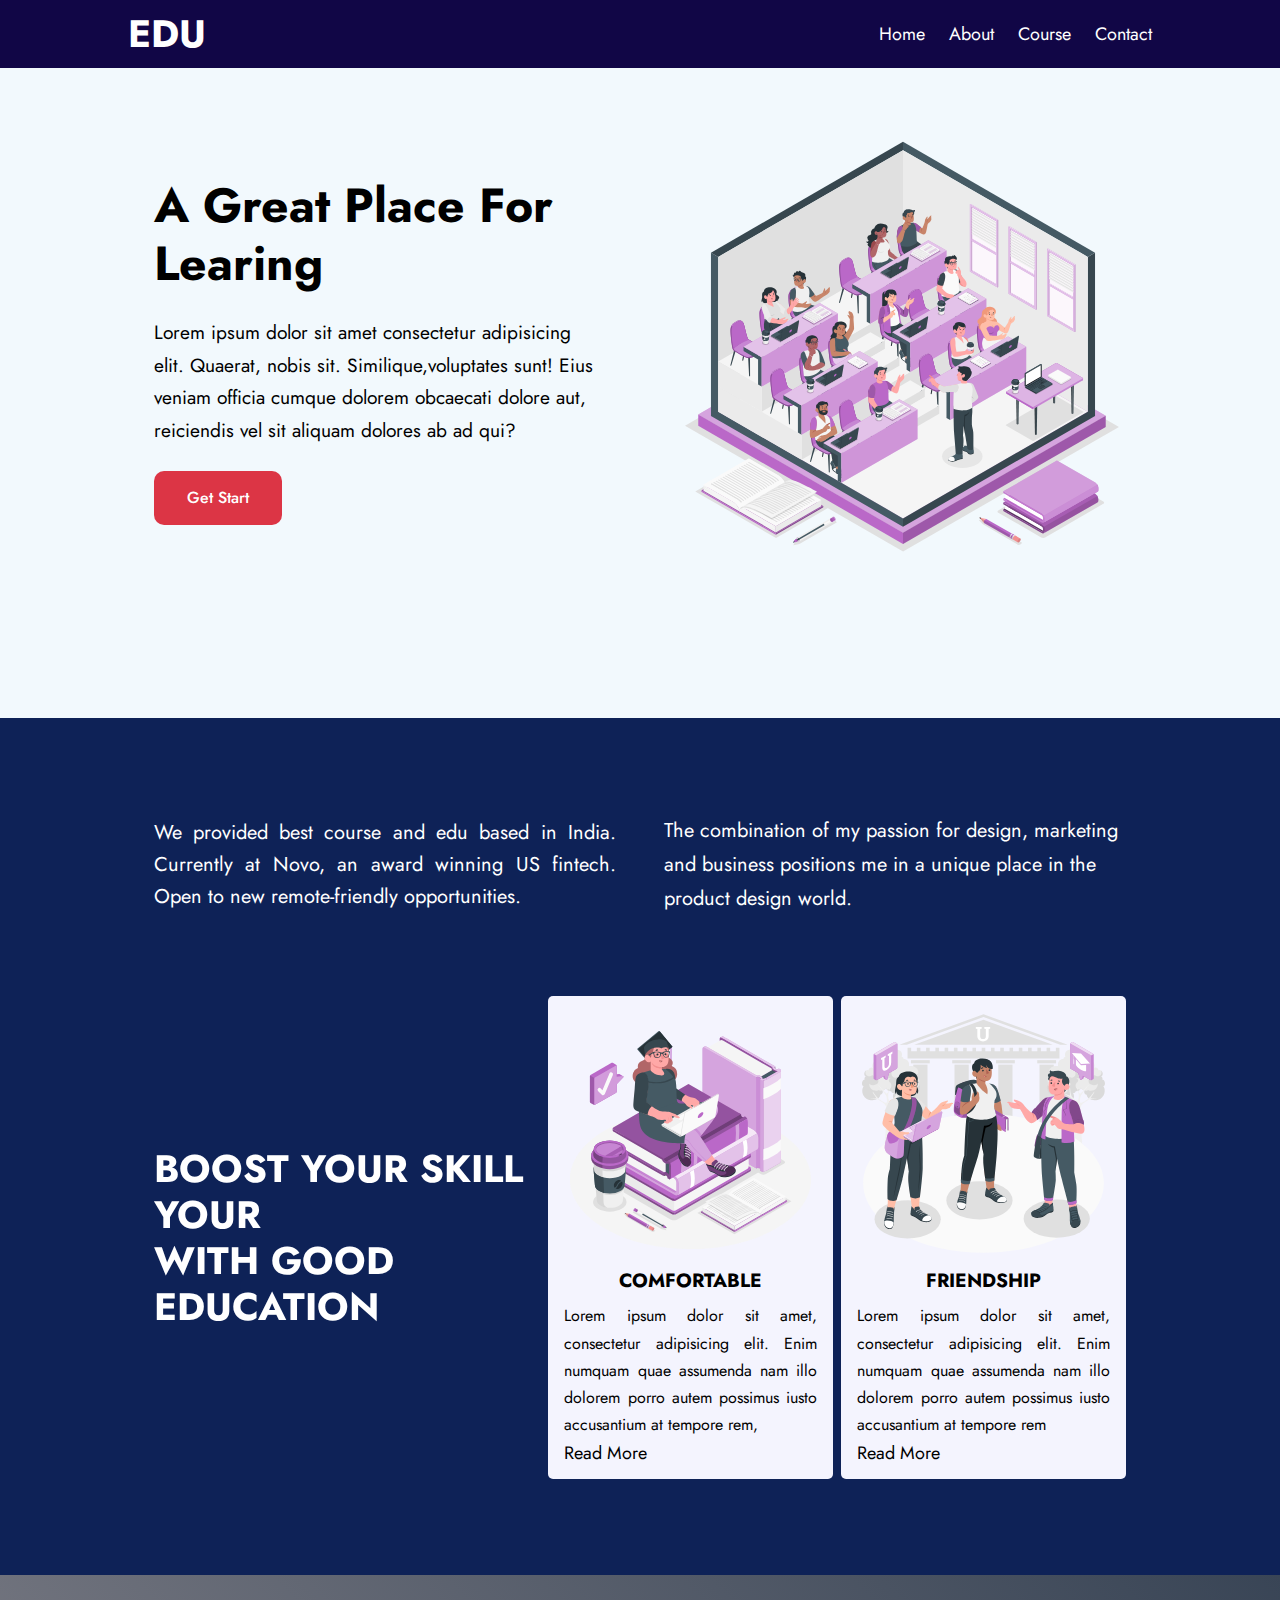
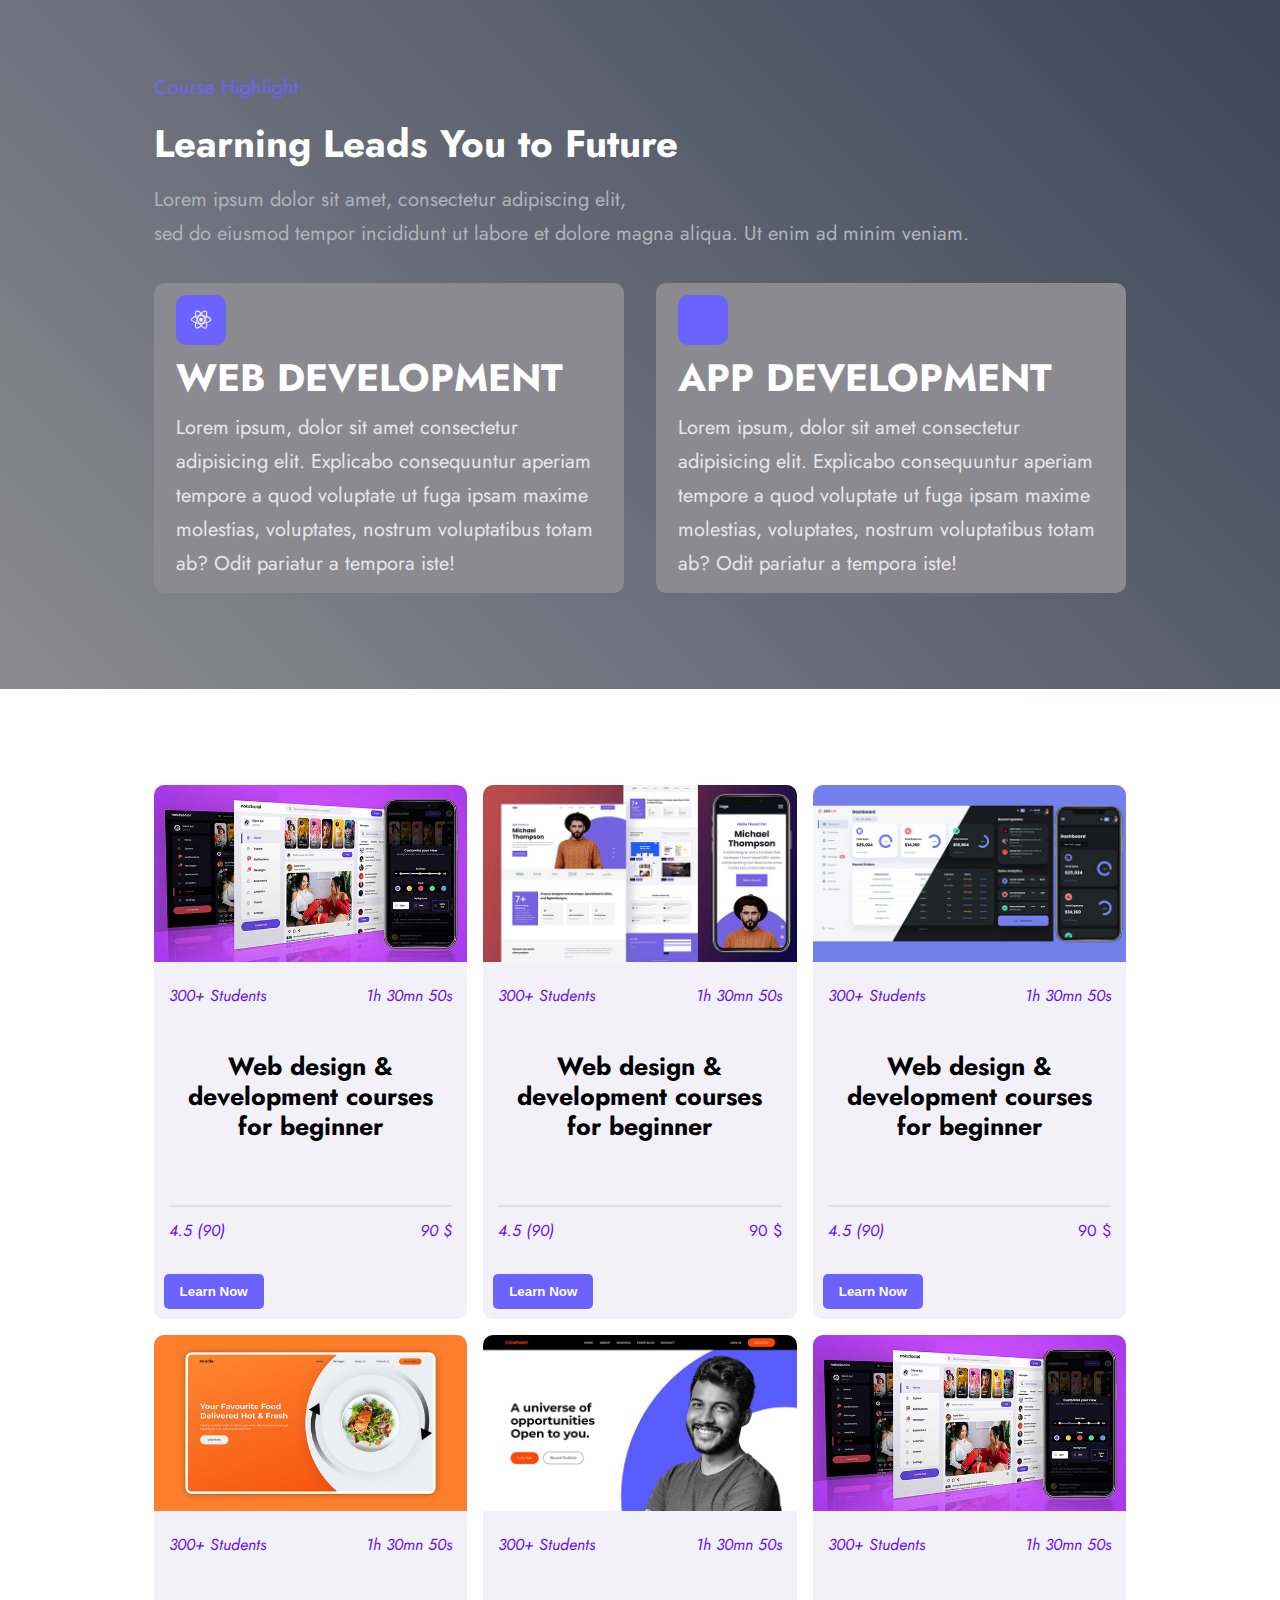
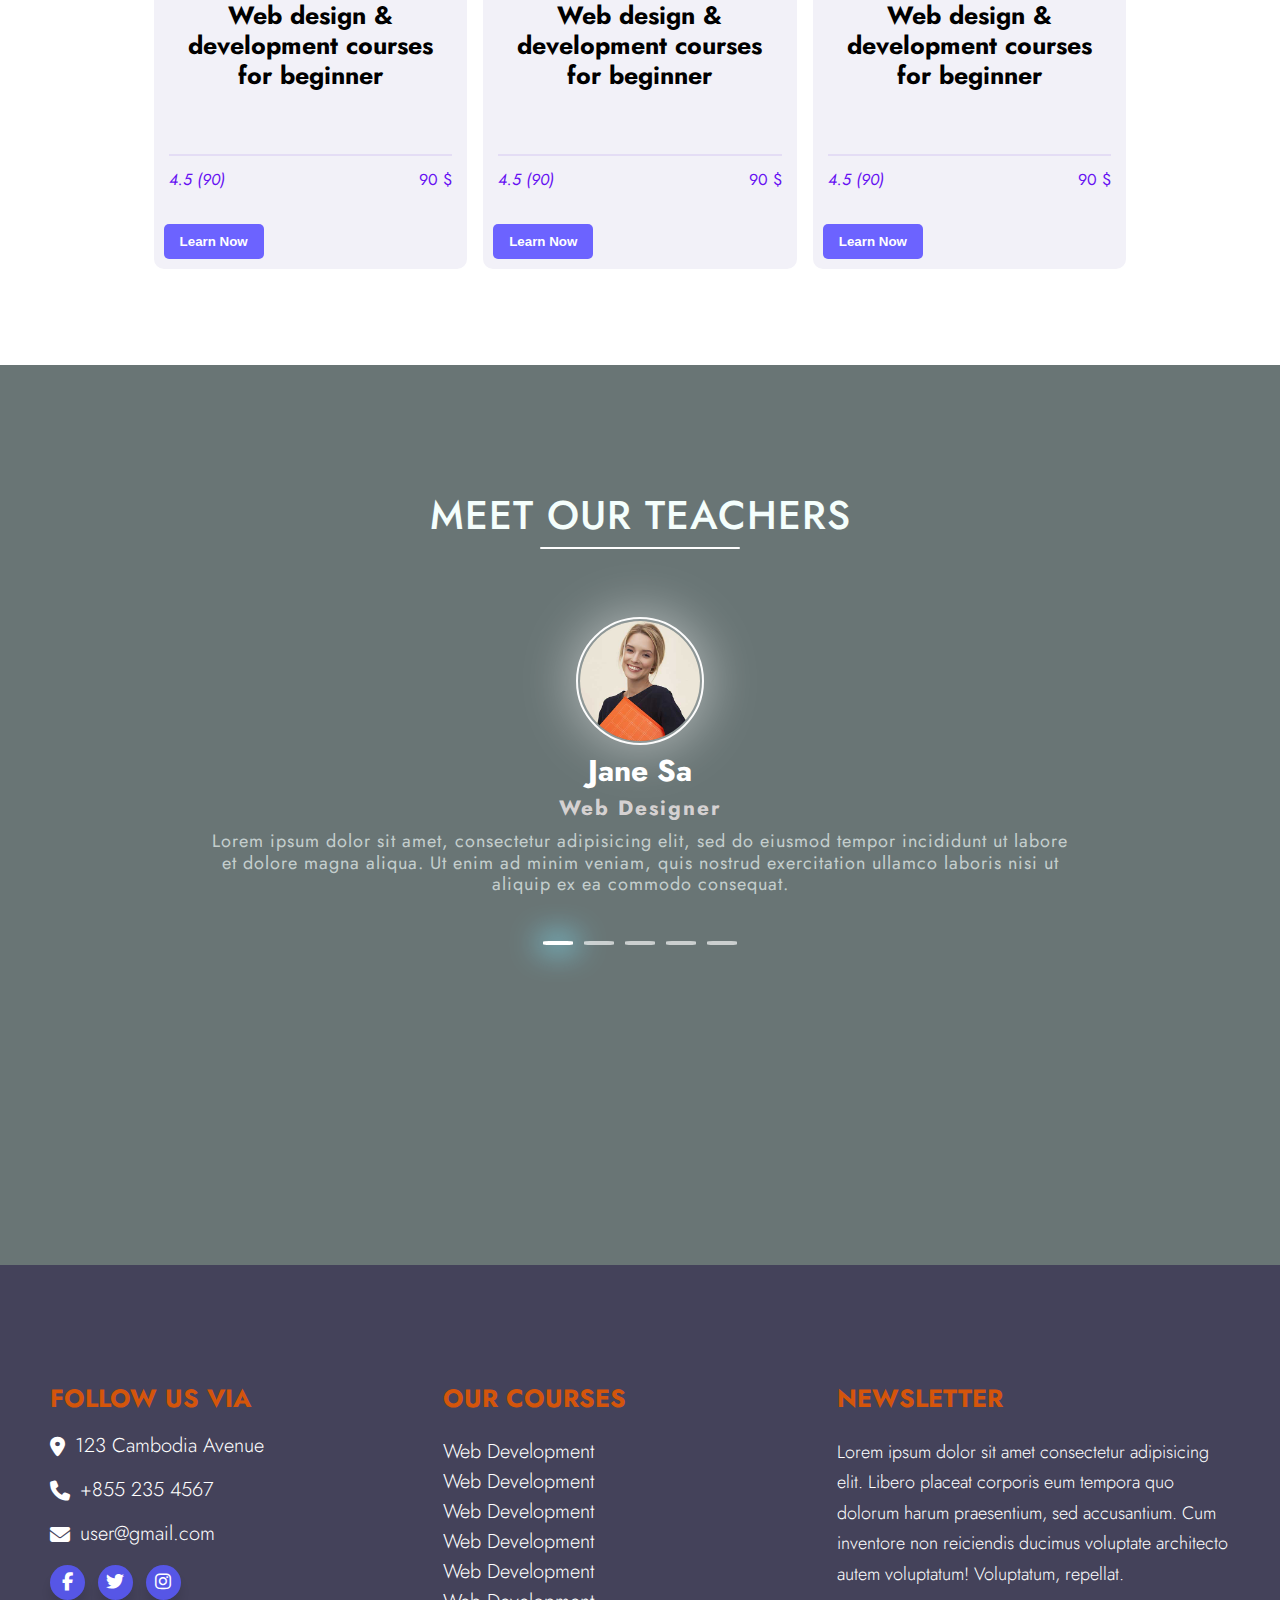
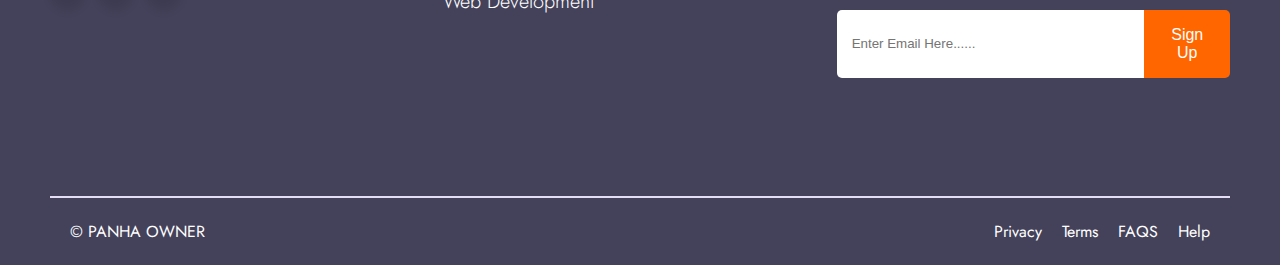
<file: index.html>
<!DOCTYPE html>
<html lang="en">
  <head>
    <meta charset="UTF-8" />
    <meta name="viewport" content="width=device-width, initial-scale=1.0" />
    <script src="https://ajax.googleapis.com/ajax/libs/jquery/3.6.4/jquery.min.js"></script>
    <link
      rel="stylesheet"
      href="https://cdnjs.cloudflare.com/ajax/libs/font-awesome/6.4.2/css/all.min.css"
    />
    <link
      rel="stylesheet"
      href="https://unicons.iconscout.com/release/v4.0.8/css/line.css"
    />
    <link rel="preconnect" href="https://fonts.googleapis.com" />
    <link rel="preconnect" href="https://fonts.gstatic.com" crossorigin />
    <link
      href="https://fonts.googleapis.com/css2?family=Bai+Jamjuree:ital,wght@0,400;0,500;0,600;0,700;1,600&family=Barlow:wght@600&family=Eczar:wght@500;600&family=Fraunces:wght@700;900&family=Hanken+Grotesk:wght@500;700;800&family=Inter:wght@400;700;800&family=Jost:wght@300;400;500;600&family=Koh+Santepheap&family=Open+Sans:wght@400;700&display=swap"
      rel="stylesheet"
    />
    <link rel="stylesheet" href="Assets/Style/mainStyle.css" />
    <link rel="stylesheet" href="Assets/Style/animation.css" />
    <title>Document</title>
  </head>
  <body>
    <main>
      <nav>
        <div class="logo">
          <div class="loader-logo"></div>
          <a href=""><h1>EDU</h1></a>
        </div>
        <ul class="nav-flex">
          <li><a href="index.html">Home</a></li>
          <li><a href="Assets/roots/about.html">About</a></li>
          <li><a href="Assets/roots/course.html">Course</a></li>
          <li><a href="Assets/roots/contact.html">Contact</a></li>
        </ul>
        <i class="fa-solid fa-bars" id="hamBtn"></i>
      </nav>
      <!-- <article class="discount">
        <article class="discount-main">
          <article class="dis-logo">
            <h4>
              Student <br />
              3,000+
            </h4>
          </article>
          <article class="ruler"></article>
          <article class="dis-title">
            <h4>
              20% DISCOUNT, <br />
              EVERY REGISTER NOW
            </h4>
          </article>
          <article class="register">
            <a href="#"><button>REGISTER NOW</button></a>
          </article>
          <article class="cls-btn">
            <i class="fa-solid fa-xmark" id="dis-cls-btn"></i>
          </article>
        </article>
      </article> -->
      <section>
        <article class="container head">
          <article class="main-landing">
            <article class="main-head-desc">
              <h1>
                A Great Place For <br />
                Learing
              </h1>
              <p>
                Lorem ipsum dolor sit amet consectetur adipisicing elit.
                Quaerat, nobis sit. Similique,voluptates sunt! Eius veniam
                officia cumque dolorem obcaecati dolore aut, reiciendis vel sit
                aliquam dolores ab ad qui?
              </p>
              <article>
                <a href="" class="btn btn-primary"
                  >Get Start
                  <i class="uil uil-angle-right-b"></i>
                </a>
              </article>
            </article>
            <article>
              <article class="img-head">
                <img src="Assets/images/head.svg" alt="" />
              </article>
            </article>
          </article>
        </article>
      </section>
      <section class="category">
        <article class="container">
          <article class="cate-aside-right">
            <div class="cate-text">
              <p>
                We provided best course and edu based in India. Currently at
                Novo, an award winning US fintech. Open to new remote-friendly
                opportunities.
              </p>
            </div>
            <div class="cate-para">
              <p>
                The combination of my passion for design, marketing and business
                positions me in a unique place in the product design world.
              </p>
            </div>
          </article>
          <article class="cate-aside-left">
            <article class="desc-category">
              <h1>
                BOOST YOUR SKILL YOUR <br />
                WITH GOOD EDUCATION
              </h1>
              <div class="loader">
                <div class="box box-1">
                  <div class="side-left"></div>
                  <div class="side-right"></div>
                  <div class="side-top"></div>
                </div>
                <div class="box box-2">
                  <div class="side-left"></div>
                  <div class="side-right"></div>
                  <div class="side-top"></div>
                </div>
                <div class="box box-3">
                  <div class="side-left"></div>
                  <div class="side-right"></div>
                  <div class="side-top"></div>
                </div>
                <div class="box box-4">
                  <div class="side-left"></div>
                  <div class="side-right"></div>
                  <div class="side-top"></div>
                </div>
              </div>
            </article>
            <article class="lesson-cate">
              <article class="cate-any-lesson">
                <img src="Assets/images/college project-amico.svg" alt="" />
                <h5>COMFORTABLE</h5>
                <p>
                  Lorem ipsum dolor sit amet, consectetur adipisicing elit. Enim
                  numquam quae assumenda nam illo dolorem porro autem possimus
                  iusto accusantium at tempore rem,
                </p>
                <a href="#"
                  >Read More
                  <i class="uil uil-angle-double-right"></i>
                </a>
              </article>
              <article class="cate-any-lesson">
                <img src="Assets/images/college students-amico.svg" alt="" />
                <h5>FRIENDSHIP</h5>
                <p>
                  Lorem ipsum dolor sit amet, consectetur adipisicing elit. Enim
                  numquam quae assumenda nam illo dolorem porro autem possimus
                  iusto accusantium at tempore rem
                </p>
                <a href="#"
                  >Read More
                  <i class="uil uil-angle-double-right"></i>
                </a>
              </article>
            </article>
          </article>
        </article>
      </section>
      <section class="course">
        <article class="container course-con">
          <article class="course-highlight">
            <span>Course Highlight</span>
            <h1>Learning Leads You to Future</h1>
            <p>
              Lorem ipsum dolor sit amet, consectetur adipiscing elit, <br />sed
              do eiusmod tempor incididunt ut labore et dolore magna aliqua. Ut
              enim ad minim veniam.
            </p>
          </article>
          <article class="popular-course">
            <article class="p-cur">
              <article class="crash-course">
                <i class="fa-brands fa-react"></i>
                <h1>WEB DEVELOPMENT</h1>
                <p>
                  Lorem ipsum, dolor sit amet consectetur adipisicing elit.
                  Explicabo consequuntur aperiam tempore a quod voluptate ut
                  fuga ipsam maxime molestias, voluptates, nostrum voluptatibus
                  totam ab? Odit pariatur a tempora iste!
                </p>
              </article>
            </article>
            <article class="p-cur">
              <article class="crash-course">
                <i class="uil uil-mobile-android fa-react"></i>
                <h1>APP DEVELOPMENT</h1>
                <p>
                  Lorem ipsum, dolor sit amet consectetur adipisicing elit.
                  Explicabo consequuntur aperiam tempore a quod voluptate ut
                  fuga ipsam maxime molestias, voluptates, nostrum voluptatibus
                  totam ab? Odit pariatur a tempora iste!
                </p>
              </article>
            </article>
          </article>
        </article>
      </section>
      <section class="detail-course de-course">
        <article class="container de-content">
          <article class="card">
            <a href="">
              <div class="card-img">
                <img src="Assets/images/course1.jpg" alt="" />
              </div>
              <div class="scroll-card">
                <div class="card-title">
                  <ul class="icon-card">
                    <i class="uil uil-users-alt"> 300+ Students </i>
                    <i class="uil uil-clock"> 1h 30mn 50s </i>
                  </ul>
                </div>
                <div>
                  <h2>Web design & development courses for beginner</h2>
                </div>
                <div class="rule"></div>
                <div class="card-title">
                  <ul class="icon-card">
                    <i class="uil uil-star"> 4.5 (90)</i>
                    <i class="uil"> 90 $ </i>
                  </ul>
                </div>
              </div>
              <button>Learn Now</button>
            </a>
          </article>
          <article class="card">
            <a href="">
              <div class="card-img">
                <img src="Assets/images/course2.jpg" alt="" />
              </div>
              <div class="scroll-card">
                <div class="card-title">
                  <ul class="icon-card">
                    <i class="uil uil-users-alt"> 300+ Students </i>
                    <i class="uil uil-clock"> 1h 30mn 50s </i>
                  </ul>
                </div>
                <div>
                  <h2>Web design & development courses for beginner</h2>
                </div>
                <div class="rule"></div>
                <div class="card-title">
                  <ul class="icon-card">
                    <i class="uil uil-star"> 4.5 (90)</i>
                    <li class="uil">90 $</li>
                  </ul>
                </div>
              </div>
              <button>Learn Now</button>
            </a>
          </article>
          <article class="card">
            <a href="">
              <div class="card-img">
                <img src="Assets/images/course3.jpg" alt="" />
              </div>
              <div class="scroll-card">
                <div class="card-title">
                  <ul class="icon-card">
                    <i class="uil uil-users-alt"> 300+ Students </i>
                    <i class="uil uil-clock"> 1h 30mn 50s </i>
                  </ul>
                </div>
                <div>
                  <h2>Web design & development courses for beginner</h2>
                </div>
                <div class="rule"></div>
                <div class="card-title">
                  <ul class="icon-card">
                    <i class="uil uil-star"> 4.5 (90)</i>
                    <li class="uil">90 $</li>
                  </ul>
                </div>
              </div>
              <button>Learn Now</button>
            </a>
          </article>
          <article class="card">
            <a href="">
              <div class="card-img">
                <img src="Assets/images/course8.jpg" alt="" />
              </div>
              <div class="scroll-card">
                <div class="card-title">
                  <ul class="icon-card">
                    <i class="uil uil-users-alt"> 300+ Students </i>
                    <i class="uil uil-clock"> 1h 30mn 50s </i>
                  </ul>
                </div>
                <div>
                  <h2>Web design & development courses for beginner</h2>
                </div>
                <div class="rule"></div>
                <div class="card-title">
                  <ul class="icon-card">
                    <i class="uil uil-star"> 4.5 (90)</i>
                    <li class="uil">90 $</li>
                  </ul>
                </div>
              </div>
              <button>Learn Now</button>
            </a>
          </article>
          <article class="card">
            <a href="">
              <div class="card-img">
                <img src="Assets/images/course5.jpg" alt="" />
              </div>
              <div class="scroll-card">
                <div class="card-title">
                  <ul class="icon-card">
                    <i class="uil uil-users-alt"> 300+ Students </i>
                    <i class="uil uil-clock"> 1h 30mn 50s </i>
                  </ul>
                </div>
                <div>
                  <h2>Web design & development courses for beginner</h2>
                </div>
                <div class="rule"></div>
                <div class="card-title">
                  <ul class="icon-card">
                    <i class="uil uil-star"> 4.5 (90)</i>
                    <li class="uil">90 $</li>
                  </ul>
                </div>
              </div>
              <button>Learn Now</button>
            </a>
          </article>
          <article class="card">
            <a href="File innerHtml/consonant.html">
              <div class="card-img">
                <img src="Assets/images/course1.jpg" alt="" />
              </div>
              <div class="scroll-card">
                <div class="card-title">
                  <ul class="icon-card">
                    <i class="uil uil-users-alt"> 300+ Students </i>
                    <i class="uil uil-clock"> 1h 30mn 50s </i>
                  </ul>
                </div>
                <div>
                  <h2>Web design & development courses for beginner</h2>
                </div>
                <div class="rule"></div>
                <div class="card-title">
                  <ul class="icon-card">
                    <i class="uil uil-star"> 4.5 (90)</i>
                    <li class="uil">90 $</li>
                  </ul>
                </div>
              </div>
              <button>Learn Now</button>
            </a>
          </article>
        </article>
      </section>
      <section class="teacherSection">
        <article class="teacher">
          <div class="contents-wraper">
            <div class="header"><h1>Meet Our Teachers</h1></div>

            <div class="testRow">
              <div class="testItem active">
                <img src="Assets/images/teacher/profile-image-1.png" />
                <h3>Jane Sa</h3>
                <h4>Web Designer</h4>
                <p>
                  Lorem ipsum dolor sit amet, consectetur adipisicing elit, sed
                  do eiusmod tempor incididunt ut labore et dolore magna aliqua.
                  Ut enim ad minim veniam, quis nostrud exercitation ullamco
                  laboris nisi ut aliquip ex ea commodo consequat.
                </p>
              </div>

              <div class="testItem">
                <img src="Assets/images/teacher/profile-image-2.png" />
                <h3>Web Developer</h3>
                <h4>San Francisco, USA</h4>
                <p>
                  Lorem ipsum dolor sit amet, consectetur adipisicing elit, sed
                  do eiusmod tempor incididunt ut labore et dolore magna aliqua.
                  Ut enim ad minim veniam, quis nostrud exercitation ullamco
                  laboris nisi ut aliquip ex ea commodo consequat.
                </p>
              </div>

              <div class="testItem">
                <img src="Assets/images/teacher/profile-image-3.png" />
                <h3>Testi Rachay</h3>
                <h4>App Developer</h4>
                <p>
                  Lorem ipsum dolor sit amet, consectetur adipisicing elit, sed
                  do eiusmod tempor incididunt ut labore et dolore magna aliqua.
                  Ut enim ad minim veniam, quis nostrud exercitation ullamco
                  laboris nisi ut aliquip ex ea commodo consequat.
                </p>
              </div>

              <div class="testItem">
                <img src="Assets/images/teacher/profile-image-4.png" />
                <h3>Tom Musk</h3>
                <h4>Figma</h4>
                <p>
                  Lorem ipsum dolor sit amet, consectetur adipisicing elit, sed
                  do eiusmod tempor incididunt ut labore et dolore magna aliqua.
                  Ut enim ad minim veniam, quis nostrud exercitation ullamco
                  laboris nisi ut aliquip ex ea commodo consequat.
                </p>
              </div>
            </div>

            <div class="indicators">
              <div class="dot active" attr="0" onclick="switchTest(this)"></div>
              <div class="dot" attr="1" onclick="switchTest(this)"></div>
              <div class="dot" attr="2" onclick="switchTest(this)"></div>
              <div class="dot" attr="3" onclick="switchTest(this)"></div>
              <div class="dot" attr="4" onclick="switchTest(this)"></div>
            </div>
          </div>
        </article>
      </section>
      <footer>
        <article class="foot">
          <article class="foot-content">
            <article class="col1">
              <h3>Follow Us Via</h3>
              <div class="container-contact">
                <div class="contact">
                  <div><i class="fa-solid fa-location-dot"></i></div>
                  <div>
                    <p>123 Cambodia Avenue</p>
                  </div>
                </div>
                <div class="contact">
                  <div><i class="fa-solid fa-phone"></i></div>
                  <div>
                    <p>+855 235 4567</p>
                  </div>
                </div>
                <div class="contact">
                  <div><i class="fa-solid fa-envelope"></i></div>
                  <div>
                    <p>user@gmail.com</p>
                  </div>
                </div>
              </div>
              <ul class="wrapper">
                <li class="icon facebook">
                  <span class="tooltip">Facebook</span>
                  <span><i class="fab fa-facebook-f"></i></span>
                </li>
                <li class="icon twitter">
                  <span class="tooltip">Twitter</span>
                  <span><i class="fab fa-twitter"></i></span>
                </li>
                <li class="icon instagram">
                  <span class="tooltip">Instagram</span>
                  <span><i class="fab fa-instagram"></i></span>
                </li>
              </ul>
            </article>
            <article class="col2">
              <h3>OUR COURSES</h3>
              <div class="course-footer">
                <a href="#"
                  ><i class="uil uil-angle-right-b"></i> Web Development</a
                >
                <a href="#"
                  ><i class="uil uil-angle-right-b"></i> Web Development</a
                >
                <a href="#"
                  ><i class="uil uil-angle-right-b"></i> Web Development</a
                >
                <a href="#"
                  ><i class="uil uil-angle-right-b"></i> Web Development</a
                >
                <a href="#"
                  ><i class="uil uil-angle-right-b"></i> Web Development</a
                >
                <a href="#"
                  ><i class="uil uil-angle-right-b"></i> Web Development</a
                >
              </div>
            </article>
            <article class="col3">
              <h3>NEWSLETTER</h3>
              <p>
                Lorem ipsum dolor sit amet consectetur adipisicing elit. Libero
                placeat corporis eum tempora quo dolorum harum praesentium, sed
                accusantium. Cum inventore non reiciendis ducimus voluptate
                architecto autem voluptatum! Voluptatum, repellat.
              </p>
              <div class="input">
                <input type="email" placeholder="Enter Email Here......" />
                <button>Sign Up</button>
              </div>
            </article>
          </article>
          <div class="rule"></div>
          <article class="lastFoot">
            <p>&copy; PANHA OWNER</p>
            <ul>
                <li><a href="">Privacy</a></li>
                <li><a href="">Terms</a></li>
                <li><a href="">FAQS</a></li>
                <li><a href="">Help</a></li>
            </ul>
          </article>
        </article>
      </footer>
    </main>
    <script src="Assets/js/index.js"></script>
    <script src="Assets/js/jquery.js"></script>
  </body>
</html>
</file>
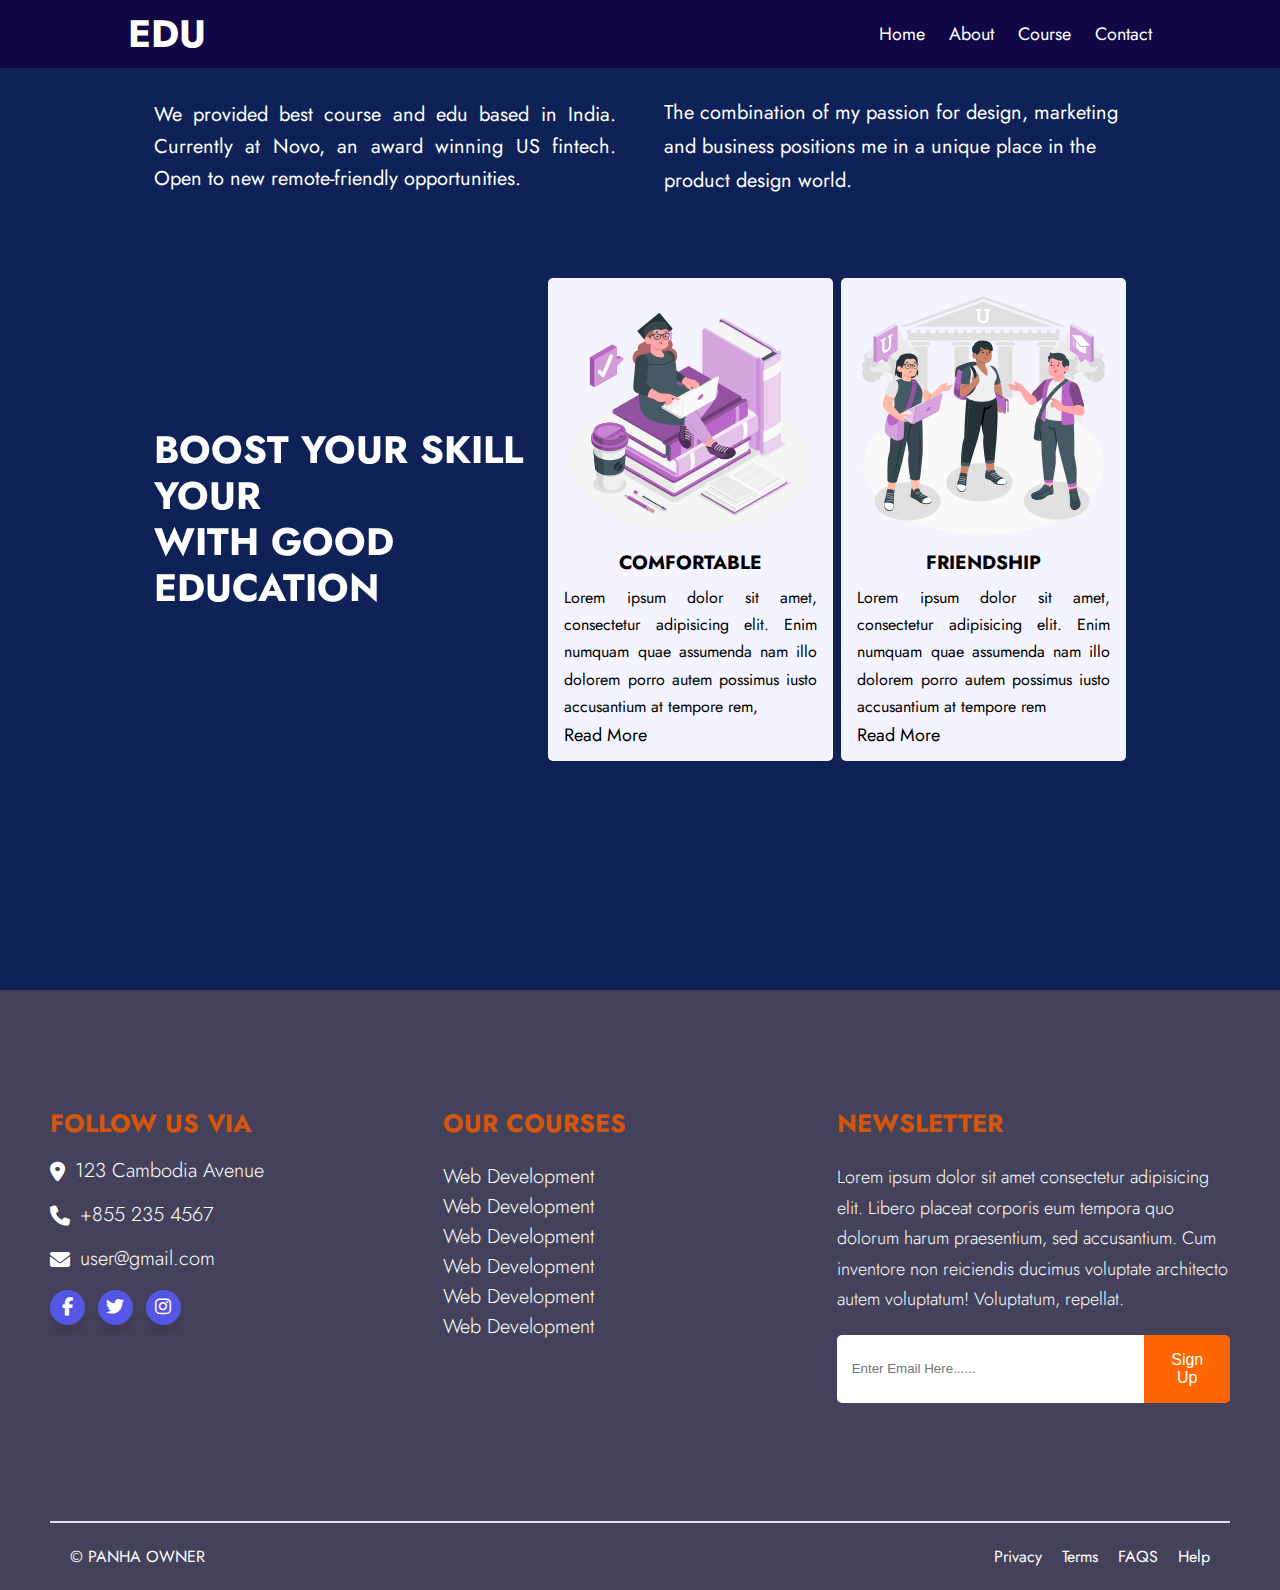
<file: Assets/roots/about.html>
<!DOCTYPE html>
<html lang="en">
  <head>
    <meta charset="UTF-8" />
    <meta name="viewport" content="width=device-width, initial-scale=1.0" />
    <script src="https://ajax.googleapis.com/ajax/libs/jquery/3.6.4/jquery.min.js"></script>
    <link
      rel="stylesheet"
      href="https://cdnjs.cloudflare.com/ajax/libs/font-awesome/6.4.2/css/all.min.css"
    />
    <link
      rel="stylesheet"
      href="https://unicons.iconscout.com/release/v4.0.8/css/line.css"
    />
    <link rel="preconnect" href="https://fonts.googleapis.com" />
    <link rel="preconnect" href="https://fonts.gstatic.com" crossorigin />
    <link
      href="https://fonts.googleapis.com/css2?family=Bai+Jamjuree:ital,wght@0,400;0,500;0,600;0,700;1,600&family=Barlow:wght@600&family=Eczar:wght@500;600&family=Fraunces:wght@700;900&family=Hanken+Grotesk:wght@500;700;800&family=Inter:wght@400;700;800&family=Jost:wght@300;400;500;600&family=Koh+Santepheap&family=Open+Sans:wght@400;700&display=swap"
      rel="stylesheet"
    />
    <link rel="stylesheet" href="../Style/animation.css" />
    <link rel="stylesheet" href="../Style/mainStyle.css" />
    <title>Document</title>
  </head>
  <body>
    <nav>
      <div class="logo">
        <div class="loader-logo"></div>
        <a href=""><h1>EDU</h1></a>
      </div>
      <ul class="nav-flex">
        <li><a href="../../index.html">Home</a></li>
        <li><a href="about.html">About</a></li>
        <li><a href="course.html">Course</a></li>
        <li><a href="contact.html">Contact</a></li>
      </ul>
      <i class="fa-solid fa-bars" id="hamBtn"></i>
    </nav>
    <section class="category" style="height: 110vh;">
      <article class="container">
        <article class="cate-aside-right">
          <div class="cate-text">
            <p>
              We provided best course and edu based in India. Currently at Novo,
              an award winning US fintech. Open to new remote-friendly
              opportunities.
            </p>
          </div>
          <div class="cate-para">
            <p>
              The combination of my passion for design, marketing and business
              positions me in a unique place in the product design world.
            </p>
          </div>
        </article>
        <article class="cate-aside-left">
          <article class="desc-category">
            <h1>
              BOOST YOUR SKILL YOUR <br />
              WITH GOOD EDUCATION
            </h1>
            <div class="loader">
              <div class="box box-1">
                <div class="side-left"></div>
                <div class="side-right"></div>
                <div class="side-top"></div>
              </div>
              <div class="box box-2">
                <div class="side-left"></div>
                <div class="side-right"></div>
                <div class="side-top"></div>
              </div>
              <div class="box box-3">
                <div class="side-left"></div>
                <div class="side-right"></div>
                <div class="side-top"></div>
              </div>
              <div class="box box-4">
                <div class="side-left"></div>
                <div class="side-right"></div>
                <div class="side-top"></div>
              </div>
            </div>
          </article>
          <article class="lesson-cate">
            <article class="cate-any-lesson">
              <img src="../images/college project-amico.svg" alt="" />
              <h5>COMFORTABLE</h5>
              <p>
                Lorem ipsum dolor sit amet, consectetur adipisicing elit. Enim
                numquam quae assumenda nam illo dolorem porro autem possimus
                iusto accusantium at tempore rem,
              </p>
              <a href="#"
                >Read More
                <i class="uil uil-angle-double-right"></i>
              </a>
            </article>
            <article class="cate-any-lesson">
              <img src="../images/college students-amico.svg" alt="" />
              <h5>FRIENDSHIP</h5>
              <p>
                Lorem ipsum dolor sit amet, consectetur adipisicing elit. Enim
                numquam quae assumenda nam illo dolorem porro autem possimus
                iusto accusantium at tempore rem
              </p>
              <a href="#"
                >Read More
                <i class="uil uil-angle-double-right"></i>
              </a>
            </article>
          </article>
        </article>
      </article>
    </section>
    <footer>
      <article class="foot">
        <article class="foot-content">
          <article class="col1">
            <h3>Follow Us Via</h3>
            <div class="container-contact">
              <div class="contact">
                <div><i class="fa-solid fa-location-dot"></i></div>
                <div>
                  <p>123 Cambodia Avenue</p>
                </div>
              </div>
              <div class="contact">
                <div><i class="fa-solid fa-phone"></i></div>
                <div>
                  <p>+855 235 4567</p>
                </div>
              </div>
              <div class="contact">
                <div><i class="fa-solid fa-envelope"></i></div>
                <div>
                  <p>user@gmail.com</p>
                </div>
              </div>
            </div>
            <ul class="wrapper">
              <li class="icon facebook">
                <span class="tooltip">Facebook</span>
                <span><i class="fab fa-facebook-f"></i></span>
              </li>
              <li class="icon twitter">
                <span class="tooltip">Twitter</span>
                <span><i class="fab fa-twitter"></i></span>
              </li>
              <li class="icon instagram">
                <span class="tooltip">Instagram</span>
                <span><i class="fab fa-instagram"></i></span>
              </li>
            </ul>
          </article>
          <article class="col2">
            <h3>OUR COURSES</h3>
            <div class="course-footer">
              <a href="#"
                ><i class="uil uil-angle-right-b"></i> Web Development</a
              >
              <a href="#"
                ><i class="uil uil-angle-right-b"></i> Web Development</a
              >
              <a href="#"
                ><i class="uil uil-angle-right-b"></i> Web Development</a
              >
              <a href="#"
                ><i class="uil uil-angle-right-b"></i> Web Development</a
              >
              <a href="#"
                ><i class="uil uil-angle-right-b"></i> Web Development</a
              >
              <a href="#"
                ><i class="uil uil-angle-right-b"></i> Web Development</a
              >
            </div>
          </article>
          <article class="col3">
            <h3>NEWSLETTER</h3>
            <p>
              Lorem ipsum dolor sit amet consectetur adipisicing elit. Libero
              placeat corporis eum tempora quo dolorum harum praesentium, sed
              accusantium. Cum inventore non reiciendis ducimus voluptate
              architecto autem voluptatum! Voluptatum, repellat.
            </p>
            <div class="input">
              <input type="email" placeholder="Enter Email Here......" />
              <button>Sign Up</button>
            </div>
          </article>
        </article>
        <div class="rule"></div>
        <article class="lastFoot">
          <p>&copy; PANHA OWNER</p>
          <ul>
            <li><a href="">Privacy</a></li>
            <li><a href="">Terms</a></li>
            <li><a href="">FAQS</a></li>
            <li><a href="">Help</a></li>
          </ul>
        </article>
      </article>
    </footer>
    <script src="../js/index.js"></script>
    <script src="../js/jquery.js"></script>
  </body>
</html>
</file>
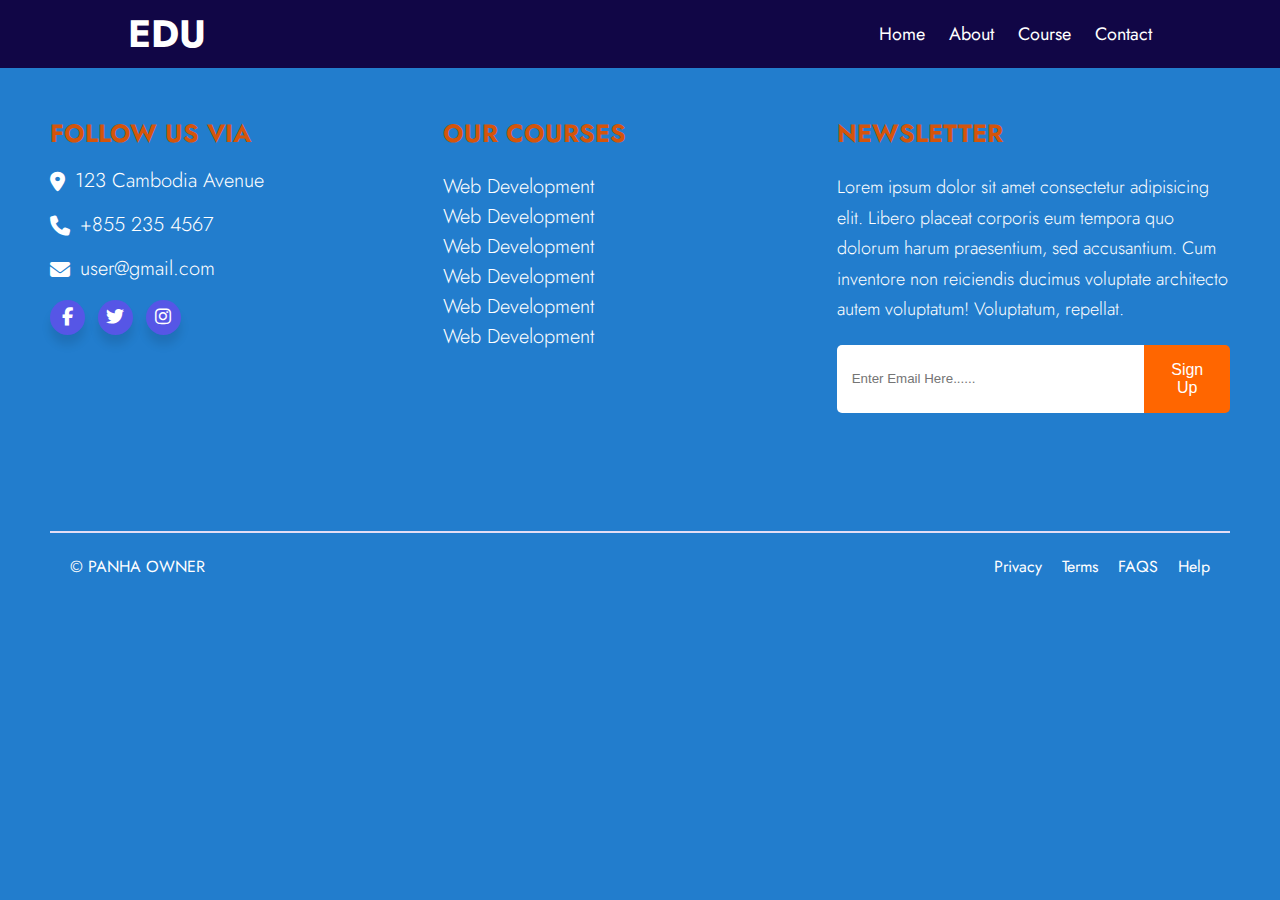
<file: Assets/roots/contact.html>
<!DOCTYPE html>
<html lang="en">
  <head>
    <meta charset="UTF-8" />
    <meta name="viewport" content="width=device-width, initial-scale=1.0" />
    <script src="https://ajax.googleapis.com/ajax/libs/jquery/3.6.4/jquery.min.js"></script>
    <link
      rel="stylesheet"
      href="https://cdnjs.cloudflare.com/ajax/libs/font-awesome/6.4.2/css/all.min.css"
    />
    <link
      rel="stylesheet"
      href="https://unicons.iconscout.com/release/v4.0.8/css/line.css"
    />
    <link rel="preconnect" href="https://fonts.googleapis.com" />
    <link rel="preconnect" href="https://fonts.gstatic.com" crossorigin />
    <link
      href="https://fonts.googleapis.com/css2?family=Bai+Jamjuree:ital,wght@0,400;0,500;0,600;0,700;1,600&family=Barlow:wght@600&family=Eczar:wght@500;600&family=Fraunces:wght@700;900&family=Hanken+Grotesk:wght@500;700;800&family=Inter:wght@400;700;800&family=Jost:wght@300;400;500;600&family=Koh+Santepheap&family=Open+Sans:wght@400;700&display=swap"
      rel="stylesheet"
    />
    <link rel="stylesheet" href="../Style/animation.css" />
    <link rel="stylesheet" href="../Style/mainStyle.css" />
    <title>Document</title>
  </head>
  <body>
    <nav>
      <div class="logo">
        <div class="loader-logo"></div>
        <a href=""><h1>EDU</h1></a>
      </div>
      <ul class="nav-flex">
        <li><a href="../../index.html">Home</a></li>
        <li><a href="about.html">About</a></li>
        <li><a href="course.html">Course</a></li>
        <li><a href="contact.html">Contact</a></li>
      </ul>
      <i class="fa-solid fa-bars" id="hamBtn"></i>
    </nav>
    <footer style="background-color: rgb(34, 125, 205); height: 100%">
      <article class="foot">
        <article class="foot-content">
          <article class="col1">
            <h3>Follow Us Via</h3>
            <div class="container-contact">
              <div class="contact">
                <div><i class="fa-solid fa-location-dot"></i></div>
                <div>
                  <p>123 Cambodia Avenue</p>
                </div>
              </div>
              <div class="contact">
                <div><i class="fa-solid fa-phone"></i></div>
                <div>
                  <p>+855 235 4567</p>
                </div>
              </div>
              <div class="contact">
                <div><i class="fa-solid fa-envelope"></i></div>
                <div>
                  <p>user@gmail.com</p>
                </div>
              </div>
            </div>
            <ul class="wrapper">
              <li class="icon facebook">
                <span class="tooltip">Facebook</span>
                <span><i class="fab fa-facebook-f"></i></span>
              </li>
              <li class="icon twitter">
                <span class="tooltip">Twitter</span>
                <span><i class="fab fa-twitter"></i></span>
              </li>
              <li class="icon instagram">
                <span class="tooltip">Instagram</span>
                <span><i class="fab fa-instagram"></i></span>
              </li>
            </ul>
          </article>
          <article class="col2">
            <h3>OUR COURSES</h3>
            <div class="course-footer">
              <a href="#"
                ><i class="uil uil-angle-right-b"></i> Web Development</a
              >
              <a href="#"
                ><i class="uil uil-angle-right-b"></i> Web Development</a
              >
              <a href="#"
                ><i class="uil uil-angle-right-b"></i> Web Development</a
              >
              <a href="#"
                ><i class="uil uil-angle-right-b"></i> Web Development</a
              >
              <a href="#"
                ><i class="uil uil-angle-right-b"></i> Web Development</a
              >
              <a href="#"
                ><i class="uil uil-angle-right-b"></i> Web Development</a
              >
            </div>
          </article>
          <article class="col3">
            <h3>NEWSLETTER</h3>
            <p>
              Lorem ipsum dolor sit amet consectetur adipisicing elit. Libero
              placeat corporis eum tempora quo dolorum harum praesentium, sed
              accusantium. Cum inventore non reiciendis ducimus voluptate
              architecto autem voluptatum! Voluptatum, repellat.
            </p>
            <div class="input">
              <input type="email" placeholder="Enter Email Here......" />
              <button>Sign Up</button>
            </div>
          </article>
        </article>
        <div class="rule"></div>
        <article class="lastFoot">
          <p>&copy; PANHA OWNER</p>
          <ul>
            <li><a href="">Privacy</a></li>
            <li><a href="">Terms</a></li>
            <li><a href="">FAQS</a></li>
            <li><a href="">Help</a></li>
          </ul>
        </article>
      </article>
    </footer>
    <script src="../js/index.js"></script>
    <script src="../js/jquery.js"></script>
  </body>
</html>
</file>
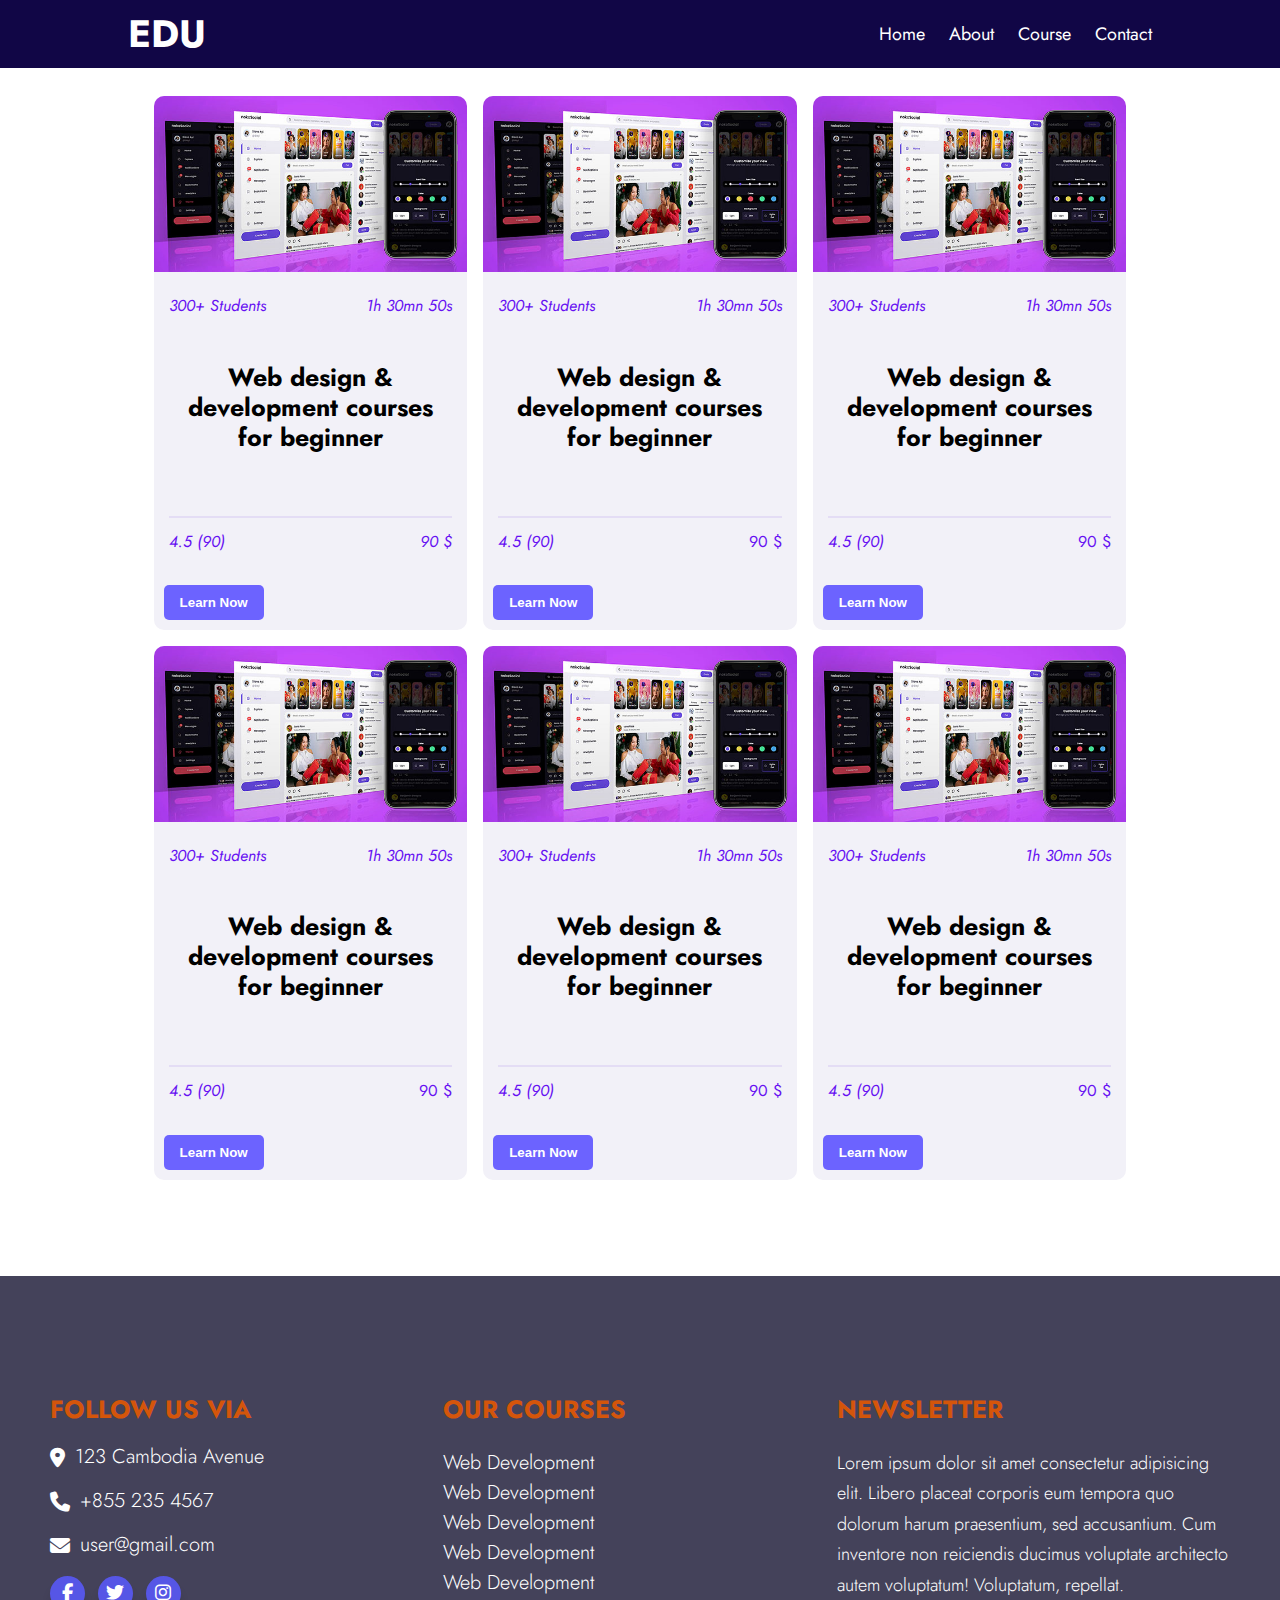
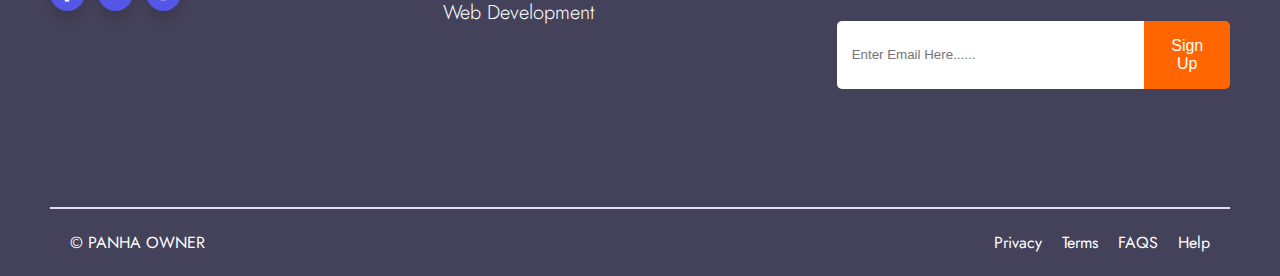
<file: Assets/roots/course.html>
<!DOCTYPE html>
<html lang="en">
  <head>
    <meta charset="UTF-8" />
    <meta name="viewport" content="width=device-width, initial-scale=1.0" />
    <script src="https://ajax.googleapis.com/ajax/libs/jquery/3.6.4/jquery.min.js"></script>
    <link
      rel="stylesheet"
      href="https://cdnjs.cloudflare.com/ajax/libs/font-awesome/6.4.2/css/all.min.css"
    />
    <link
      rel="stylesheet"
      href="https://unicons.iconscout.com/release/v4.0.8/css/line.css"
    />
    <link rel="preconnect" href="https://fonts.googleapis.com" />
    <link rel="preconnect" href="https://fonts.gstatic.com" crossorigin />
    <link
      href="https://fonts.googleapis.com/css2?family=Bai+Jamjuree:ital,wght@0,400;0,500;0,600;0,700;1,600&family=Barlow:wght@600&family=Eczar:wght@500;600&family=Fraunces:wght@700;900&family=Hanken+Grotesk:wght@500;700;800&family=Inter:wght@400;700;800&family=Jost:wght@300;400;500;600&family=Koh+Santepheap&family=Open+Sans:wght@400;700&display=swap"
      rel="stylesheet"
    />
    <link rel="stylesheet" href="../Style/animation.css" />
    <link rel="stylesheet" href="../Style/mainStyle.css" />
    <title>Document</title>
  </head>
  <body>
    <nav>
      <div class="logo">
        <div class="loader-logo"></div>
        <a href=""><h1>EDU</h1></a>
      </div>
      <ul class="nav-flex">
        <li><a href="../../index.html">Home</a></li>
        <li><a href="about.html">About</a></li>
        <li><a href="course.html">Course</a></li>
        <li><a href="contact.html">Contact</a></li>
      </ul>
      <i class="fa-solid fa-bars" id="hamBtn"></i>
    </nav>
    <section class="detail-course de-course">
      <article class="container de-content">
        <article class="card">
          <a href="">
            <div class="card-img">
              <img src="../images/course1.jpg" alt="" />
            </div>
            <div class="scroll-card">
              <div class="card-title">
                <ul class="icon-card">
                  <i class="uil uil-users-alt"> 300+ Students </i>
                  <i class="uil uil-clock"> 1h 30mn 50s </i>
                </ul>
              </div>
              <div>
                <h2>Web design & development courses for beginner</h2>
              </div>
              <div class="rule"></div>
              <div class="card-title">
                <ul class="icon-card">
                  <i class="uil uil-star"> 4.5 (90)</i>
                  <i class="uil"> 90 $ </i>
                </ul>
              </div>
            </div>
            <button>Learn Now</button>
          </a>
        </article>
        <article class="card">
          <a href="">
            <div class="card-img">
              <img src="../images/course1.jpg" alt="" />
            </div>
            <div class="scroll-card">
              <div class="card-title">
                <ul class="icon-card">
                  <i class="uil uil-users-alt"> 300+ Students </i>
                  <i class="uil uil-clock"> 1h 30mn 50s </i>
                </ul>
              </div>
              <div>
                <h2>Web design & development courses for beginner</h2>
              </div>
              <div class="rule"></div>
              <div class="card-title">
                <ul class="icon-card">
                  <i class="uil uil-star"> 4.5 (90)</i>
                  <li class="uil">90 $</li>
                </ul>
              </div>
            </div>
            <button>Learn Now</button>
          </a>
        </article>
        <article class="card">
          <a href="">
            <div class="card-img">
              <img src="../images/course1.jpg" alt="" />
            </div>
            <div class="scroll-card">
              <div class="card-title">
                <ul class="icon-card">
                  <i class="uil uil-users-alt"> 300+ Students </i>
                  <i class="uil uil-clock"> 1h 30mn 50s </i>
                </ul>
              </div>
              <div>
                <h2>Web design & development courses for beginner</h2>
              </div>
              <div class="rule"></div>
              <div class="card-title">
                <ul class="icon-card">
                  <i class="uil uil-star"> 4.5 (90)</i>
                  <li class="uil">90 $</li>
                </ul>
              </div>
            </div>
            <button>Learn Now</button>
          </a>
        </article>
        <article class="card">
          <a href="">
            <div class="card-img">
              <img src="../images/course1.jpg" alt="" />
            </div>
            <div class="scroll-card">
              <div class="card-title">
                <ul class="icon-card">
                  <i class="uil uil-users-alt"> 300+ Students </i>
                  <i class="uil uil-clock"> 1h 30mn 50s </i>
                </ul>
              </div>
              <div>
                <h2>Web design & development courses for beginner</h2>
              </div>
              <div class="rule"></div>
              <div class="card-title">
                <ul class="icon-card">
                  <i class="uil uil-star"> 4.5 (90)</i>
                  <li class="uil">90 $</li>
                </ul>
              </div>
            </div>
            <button>Learn Now</button>
          </a>
        </article>
        <article class="card">
          <a href="">
            <div class="card-img">
              <img src="../images/course1.jpg" alt="" />
            </div>
            <div class="scroll-card">
              <div class="card-title">
                <ul class="icon-card">
                  <i class="uil uil-users-alt"> 300+ Students </i>
                  <i class="uil uil-clock"> 1h 30mn 50s </i>
                </ul>
              </div>
              <div>
                <h2>Web design & development courses for beginner</h2>
              </div>
              <div class="rule"></div>
              <div class="card-title">
                <ul class="icon-card">
                  <i class="uil uil-star"> 4.5 (90)</i>
                  <li class="uil">90 $</li>
                </ul>
              </div>
            </div>
            <button>Learn Now</button>
          </a>
        </article>
        <article class="card">
          <a href="File innerHtml/consonant.html">
            <div class="card-img">
              <img src="../images/course1.jpg" alt="" />
            </div>
            <div class="scroll-card">
              <div class="card-title">
                <ul class="icon-card">
                  <i class="uil uil-users-alt"> 300+ Students </i>
                  <i class="uil uil-clock"> 1h 30mn 50s </i>
                </ul>
              </div>
              <div>
                <h2>Web design & development courses for beginner</h2>
              </div>
              <div class="rule"></div>
              <div class="card-title">
                <ul class="icon-card">
                  <i class="uil uil-star"> 4.5 (90)</i>
                  <li class="uil">90 $</li>
                </ul>
              </div>
            </div>
            <button>Learn Now</button>
          </a>
        </article>
      </article>
    </section>
    <footer>
      <article class="foot">
        <article class="foot-content">
          <article class="col1">
            <h3>Follow Us Via</h3>
            <div class="container-contact">
              <div class="contact">
                <div><i class="fa-solid fa-location-dot"></i></div>
                <div>
                  <p>123 Cambodia Avenue</p>
                </div>
              </div>
              <div class="contact">
                <div><i class="fa-solid fa-phone"></i></div>
                <div>
                  <p>+855 235 4567</p>
                </div>
              </div>
              <div class="contact">
                <div><i class="fa-solid fa-envelope"></i></div>
                <div>
                  <p>user@gmail.com</p>
                </div>
              </div>
            </div>
            <ul class="wrapper">
              <li class="icon facebook">
                <span class="tooltip">Facebook</span>
                <span><i class="fab fa-facebook-f"></i></span>
              </li>
              <li class="icon twitter">
                <span class="tooltip">Twitter</span>
                <span><i class="fab fa-twitter"></i></span>
              </li>
              <li class="icon instagram">
                <span class="tooltip">Instagram</span>
                <span><i class="fab fa-instagram"></i></span>
              </li>
            </ul>
          </article>
          <article class="col2">
            <h3>OUR COURSES</h3>
            <div class="course-footer">
              <a href="#"
                ><i class="uil uil-angle-right-b"></i> Web Development</a
              >
              <a href="#"
                ><i class="uil uil-angle-right-b"></i> Web Development</a
              >
              <a href="#"
                ><i class="uil uil-angle-right-b"></i> Web Development</a
              >
              <a href="#"
                ><i class="uil uil-angle-right-b"></i> Web Development</a
              >
              <a href="#"
                ><i class="uil uil-angle-right-b"></i> Web Development</a
              >
              <a href="#"
                ><i class="uil uil-angle-right-b"></i> Web Development</a
              >
            </div>
          </article>
          <article class="col3">
            <h3>NEWSLETTER</h3>
            <p>
              Lorem ipsum dolor sit amet consectetur adipisicing elit. Libero
              placeat corporis eum tempora quo dolorum harum praesentium, sed
              accusantium. Cum inventore non reiciendis ducimus voluptate
              architecto autem voluptatum! Voluptatum, repellat.
            </p>
            <div class="input">
              <input type="email" placeholder="Enter Email Here......" />
              <button>Sign Up</button>
            </div>
          </article>
        </article>
        <div class="rule"></div>
        <article class="lastFoot">
          <p>&copy; PANHA OWNER</p>
          <ul>
            <li><a href="">Privacy</a></li>
            <li><a href="">Terms</a></li>
            <li><a href="">FAQS</a></li>
            <li><a href="">Help</a></li>
          </ul>
        </article>
      </article>
    </footer>
    <script src="../js/index.js"></script>
    <script src="../js/jquery.js"></script>
  </body>
</html>
</file>
<file: Assets/Style/mainStyle.css>
* {
  margin: 0;
  padding: 0;
  box-sizing: border-box;
  list-style: none;
  text-decoration: none;
  scroll-behavior: initial;
  /* scroll-padding-top: 2rem; */
}
:root {
  --color: #6c63ff;
  --white: #ffffff;
  --sucess: #00bf8e;
  --warning: #f7c94b;
  --indigo: #6610f2;
  --black: #2222222;
  --danger: #dc3545;
  --transition: all 400ms ease;
  --container-w-lg: 76%;
  --container-w-md: 90%;
  --container-w-sm: 94%;
}
body {
  height: 100vh;
  width: 100%;
  font-family: "Jost", sans-serif;
  line-height: 1.7;
  background-color: #f2f9fd;
}
.container {
  width: var(--container-w-lg);
  margin: 0 auto;
}
section {
  padding: 6rem 0;
}
section h2 {
  text-align: center;
  margin-bottom: 4rem;
}
h1,
h2,
h3,
h4,
h5 {
  line-height: 1.2;
}
h1 {
  font-size: 2.4rem;
}
h2 {
  font-size: 2rem;
}
h3 {
  font-size: 1.6rem;
}
h4 {
  font-size: 1.3rem;
}
a {
  color: var(--white);
}
img {
  width: 100%;
  display: block;
  object-fit: cover;
}
.btn {
  display: inline-block;
  background-color: var(--white);
  color: var(--black);
  padding: 0.8rem 2rem;
  border: 1px solid transparent;
  font-weight: 500;
  transition: var(--transition);
}
.btn:hover {
  background-color: #e8717d;
  color: var(--white);
  border-color: var(--white);
}
.btn-primary {
  background-color: var(--danger);
  color: var(--white);
}
/* ================== navbar ============= */
nav {
  position: fixed;
  top: 0;
  right: 0;
  width: 100%;
  display: flex;
  justify-content: space-between;
  align-items: center;
  z-index: 10;
  padding: 11px 10%;
  background-color: #110646;
}
nav button {
  display: none;
}
.nav-flex {
  display: flex;
  justify-content: center;
  align-items: center;
}
.nav-flex li {
  margin-left: 1.5rem;
}
.nav-flex li a {
  font-size: 18px;
  transition: var(--transition);
}
.nav-flex li a:hover {
  color: #ccc;
}
.logo {
  position: relative;
}
.loader-logo {
  z-index: -1;
  width: 2.5em;
  height: 2.5em;
  transform: rotate(165deg);
}
/* ================= discount ============== */
.discount {
  align-items: center;
  display: flex;
  justify-content: center;
  margin-top: 64px;
  padding: 10px 60px;
  position: relative;
  background: linear-gradient(45deg, #c8edff 5%, #286cb5 50%);
}
.dis-logo h4 {
  color: var(--white);
}
.discount-main {
  align-items: center;
  display: flex;
  width: 100%;
  justify-content: center;
  gap: 2rem;
  overflow: hidden;
}
.ruler {
  background: hsla(0, 0%, 100%, 0.502);
  height: 80px;
  margin: 0 20px;
  width: 2px;
}
.dis-title-main {
  display: flex;
  justify-content: space-between;
  align-items: center;
  width: 50%;
}
.dis-title h4 {
  color: var(--white);
}
.register button {
  background: #5fa8f5;
  border: 1px solid transparent;
  border-radius: 5px;
  color: #fff;
  font-size: 18px;
  font-weight: 700;
  outline: none;
  padding: 10px 20px;
  text-transform: uppercase;
  transition: border 0.2s;
  cursor: pointer;
}
.register a {
  color: #fff;
  margin-left: 100px;
  text-decoration: none;
}
.cls-btn #dis-cls-btn {
  cursor: pointer;
  display: block;
  position: absolute;
  right: 20px;
  font-size: 30px;
  color: var(--white);
  top: calc(50% - 12px);
}
.loader-logo:before,
.loader-logo:after {
  content: "";
  position: absolute;
  top: 50%;
  left: 50%;
  display: block;
  width: 0.5em;
  height: 0.5em;
  border-radius: 0.25em;
  transform: translate(-50%, -50%);
}

.loader-logo:before {
  animation: before8 2s infinite;
}

.loader-logo:after {
  animation: after6 2s infinite;
}

.loader-logo {
  position: absolute;
  top: calc(50% - 1.25em);
  left: calc(50% - 1.25em);
}
/* =============== main landing ============ */
.head {
  position: relative;
  top: 2rem;
  height: 100%;
  margin-bottom: 5rem;
}
.main-landing {
  height: 100%;
  display: grid;
  grid-template-columns: 1fr 1fr;
  align-items: center;
  gap: 5rem;
}
.img-head img {
  animation: imageAnimation 5s infinite;
}
.main-head-desc p {
  margin: 1.5rem 0rem;
  font-size: 1.2rem;
}
.main-head-desc h1 {
  font-size: 3rem;
}
.main-head-desc a {
  border-radius: 10px;
}
/* ========= category ======== */
.category {
  background-color: #0e2257;
  height: 100%;
}
.cate-aside-right {
  display: grid;
  grid-template-columns: 1fr 1fr;
  gap: 3rem;
  align-items: center;
  color: var(--white);
}
.cate-text p {
  line-height: 2rem;
  font-size: 20px;
  text-align: justify;
}
.cate-para p {
  font-size: 20px;
}
/* ============= lesson category ============= */
.cate-aside-left {
  display: grid;
  grid-template-columns: 1fr 1fr;
  margin-top: 5rem;
  align-items: center;
}
.desc-category {
  color: var(--white);
  z-index: 10;
  position: relative;
}
.loader {
  scale: 3;
  height: 50px;
  width: 40px;
  position: absolute;
  bottom: 0;
  left: 30%;
  z-index: -1;
}

.box {
  position: relative;
  opacity: 0;
  left: 10px;
}

.side-left {
  position: absolute;
  background-color: #286cb5;
  width: 19px;
  height: 5px;
  transform: skew(0deg, -25deg);
  top: 14px;
  left: 10px;
}

.side-right {
  position: absolute;
  background-color: #2f85e0;
  width: 19px;
  height: 5px;
  transform: skew(0deg, 25deg);
  top: 14px;
  left: -9px;
}

.side-top {
  position: absolute;
  background-color: #5fa8f5;
  width: 20px;
  height: 20px;
  rotate: 45deg;
  transform: skew(-20deg, -20deg);
}

.box-1 {
  animation: from-left 4s infinite;
}

.box-2 {
  animation: from-right 4s infinite;
  animation-delay: 1s;
}

.box-3 {
  animation: from-left 4s infinite;
  animation-delay: 2s;
}

.box-4 {
  animation: from-right 4s infinite;
  animation-delay: 3s;
}

.lesson-cate {
  display: grid;
  grid-template-columns: repeat(2, 1fr);
  gap: 0.5rem;
}
.cate-any-lesson {
  background-color: #f4f4fe;
  padding: 10px 1rem;
  width: 285px;
  border-radius: 5px;
  transition: var(--transition);
}
.cate-any-lesson:hover {
  color: #ffffff;
  transform: scale(1.03);
  border: 2px solid var(--white);
  background-color: var(--black);
}
.cate-any-lesson h5 {
  font-size: 1.2rem;
  text-align: center;
  padding: 10px;
}
.cate-any-lesson a {
  padding-top: 10px;
  font-size: 18px;
  color: var(--black);
}
.cate-any-lesson p {
  text-align: justify;
}
.cate-any-lesson a:hover {
  color: #6c63ff;
  text-decoration: underline;
}
/* =============== course =============== */
.course {
  /* height: 100vh; */
  background: linear-gradient(45deg, #8c8a91, #394556);
}
.course-highlight span {
  font-size: 20px;
  color: var(--color);
}
.course-highlight h1 {
  color: var(--white);
  padding: 1rem 0;
}
.course-highlight p {
  color: #b2b4ba;
  font-size: 20px;
}
.popular-course {
  padding-top: 2rem;
  display: grid;
  grid-template-columns: 1fr 1fr;
  align-items: center;
  gap: 2rem;
}
.p-cur {
  border-radius: 10px;
  background-color: #8c8a91;
  transition: var(--transition);
  border: 2px solid transparent;
  position: relative;
  /* overflow: hidden; */
}
.p-cur:hover {
  box-shadow: 0 0 80px 10px #ffffff86;
  border: 2px solid var(--white);
}

/* .p-cur::after,
.discount-main::after {
  content: "";
  position: absolute;
  width: 100%;
  height: 100%;
  top: 0;
  left: 0;
  background: linear-gradient(
    110deg,
    rgba(227, 227, 227, 0) 0%,
    rgba(227, 227, 227, 0) 40%,
    rgba(227, 227, 227, 0.374) 50%,
    rgba(227, 227, 227, 0) 60%,
    rgba(227, 227, 227, 0) 100%
  );
  animation: gradient-animation_2 3s linear infinite;
} */
@keyframes gradient-animation_2 {
  0% {
    transform: translateX(-100%);
  }

  100% {
    transform: translateX(100%);
  }
}
.p-cur h1 {
  color: var(--white);
  padding: 10px 0;
}
.p-cur .crash-course {
  padding: 10px 20px;
}
.crash-course p {
  color: #e6e7eb;
  font-size: 20px;
}

.fa-react {
  background-color: var(--color);
  width: 50px;
  height: 50px;
  border-radius: 20%;
  display: grid;
  place-items: center;
  font-size: 20px;
  color: var(--white);
}
/* ==================== Detail Course ==================== */

.de-course {
  background-color: #ffffff;
}

::-webkit-scrollbar {
  width: 10px;
}
::-webkit-scrollbar-thumb {
  background: rgb(129, 134, 134);
}
.de-content {
  display: grid;
  grid-template-columns: repeat(3, 1fr);
  gap: 1rem;
}
.card {
  background-color: #f2f1f8;
  border-radius: 10px;
}
.scroll-card {
  padding: 10px 15px;
  color: black;
}
.rule {
  width: 100%;
  height: 2px;
  background-color: #e4ddf5;
}
.icon-card {
  display: flex;
  justify-content: space-between;
  align-items: center;
}
.scroll-card h2 {
  padding-top: 2rem;
  font-size: 25px;
}
.card button {
  padding: 10px 1rem;
  margin: 10px;
  background-color: #6c63ff;
  border: none;
  outline: none;
  border-radius: 5px;
  font-weight: 600;
  color: white;
  cursor: pointer;
  transition: all 0.3s;
}
.card button:hover {
  background-color: #0a509a;
}
.icon-card .uil {
  color: #6610f2;
}
.card-img {
  overflow: hidden;
}
.card-title {
  padding: 10px 0;
}
.card-img img:hover {
  transform: scale(1.1);
}
.card-img img {
  transition: all 0.3s;
  border-radius: 10px 10px 0 0;
}

.teacherSection {
  height: 100vh;
  width: 100%;
  background-color: #00100c90;
}

.teacher {
  position: relative;
  width: 100%;
  min-height: 450px;
}
.teacher .contents-wraper {
  width: 70%;
  min-height: inherit;
  margin: 30px auto;
  text-align: center;
}
.testRow {
  font-family: "Jost", sans-serif;
}
.contents-wraper .header h1 {
  position: relative;
  font-size: 40px;
  text-transform: uppercase;
  color: rgb(244, 254, 252);
  font-weight: 500;
  text-align: center;
  letter-spacing: 1px;
}
.contents-wraper .header h1::before {
  content: "";
  width: 200px;
  height: 2px;
  background-color: #fdfdfd;
  border-radius: 15px;
  position: absolute;
  left: 50%;
  transform: translateX(-50%);
  bottom: -10px;
}
.contents-wraper .testRow {
  width: 100%;
  min-height: inherit;
  position: relative;
  overflow: hidden;
}
.testRow .testItem {
  width: 100%;
  height: 100%;
  position: absolute;
  display: flex;
  justify-content: center;
  align-items: center;
  flex-direction: column;
}
.testRow .testItem:not(.active) {
  top: 0;
  left: -100%;
}
.testRow .testItem img {
  width: 120px;
  height: 120px;
  border-radius: 50%;
  object-fit: cover;
  margin-bottom: 5px;
  outline: 2px solid #fcfcfc;
  outline-offset: 2px;
  box-shadow: 0 0 50px 10px #ffffff70;
}
.testRow .testItem h3 {
  font-size: 30px;
  color: #fff;
  padding: 7px;
}
.testRow .testItem h4 {
  color: #eae3e3de;
  letter-spacing: 2px;
}
.testRow .testItem p {
  font-size: 18px;
  letter-spacing: 1px;
  line-height: 1.2;
  color: #f3fcfbad;
  padding: 10px;
}
.contents-wraper .indicators {
  position: absolute;
  bottom: 30px;
  left: 50%;
  transform: translateX(-50%);
  padding: 5px;
  cursor: pointer;
}
.contents-wraper .indicators .dot {
  width: 30px;
  height: 3px;
  margin: 0px 3px;
  border: 2px solid #ffffffa7;
  border-radius: 20%;
  display: inline-block;
  transition: background-color 0.5s ease;
}
.contents-wraper .indicators .active {
  background-color: #ffffff;
  box-shadow: 0 0 30px 5px #81e2f6;
}
@keyframes next1 {
  from {
    left: 0%;
  }
  to {
    left: -100%;
  }
}
@keyframes next2 {
  from {
    left: 100%;
  }
  to {
    left: 0%;
  }
}

@keyframes prev1 {
  from {
    left: 0%;
  }
  to {
    left: 100%;
  }
}
@keyframes prev2 {
  from {
    left: -100%;
  }
  to {
    left: 0%;
  }
}

@media (max-width: 550px) {
  .teacher .contents-wraper {
    width: 90%;
  }
  .contents-wraper .header h1 {
    font-size: 32px;
  }
  .testRow .testItem h3 {
    font-size: 26px;
  }
  .testRow .testItem p {
    font-size: 16px;
    letter-spacing: initial;
    line-height: initial;
  }
}
footer {
  background-color: #44425a;
  /* height: 100vh; */
  width: 100%;
}
.foot {
  font-family: "Jost", sans-serif;
  color: #fff;
  margin-inline: 50px;
}
.foot-content {
  padding: 10% 0;
  display: grid;
  grid-template-columns: repeat(3, 1fr);
}
.contact {
  padding-top: 1.5rem;
  display: flex;
  line-height: 18px;
  gap: 10px;
  font-size: 20px;
  font-weight: 300;
}
.col1 h3,
.col2 h3,
.col3 h3 {
  font-size: 25px;
  text-transform: uppercase;
  color: #d4550b;
}
.course-footer {
  padding-top: 1.5rem;
  line-height: 30px;
  font-size: 20px;
  font-weight: 300;
}
.col3 p {
  padding-top: 1.5rem;
  font-size: 18px;
  font-weight: 300;
}
.input {
  padding-top: 20px;
  display: flex;
}
.input input {
  padding: 1rem 15px;
  width: 80%;
  border: none;
  outline: none;
  border-radius: 5px 0px 0px 5px;
}
.input button {
  padding: 1rem 15px;
  font-size: 16px;
  background-color: #ff6600;
  color: #fff;
  outline: none;
  border: none;
  cursor: pointer;
  border-radius: 0px 5px 5px 0px;
  transition: background-color 0.3s;
}
.input button:hover {
  background-color: #f7731b;
}
.course-footer p {
  position: relative;
}
.course-footer {
  display: flex;
  flex-direction: column;
}
.course-footer a:hover {
  color: #ccc;
}

.wrapper {
  display: inline-flex;
  list-style: none;
  height: 120px;
  gap: 0.8rem;
  /* width: 100%; */
  padding-top: 20px;
  font-family: "Poppins", sans-serif;
  justify-content: center;
}

.wrapper .icon {
  position: relative;
  background: #5656e6;
  border-radius: 50%;
  width: 35px;
  height: 35px;
  font-size: 18px;
  display: flex;
  justify-content: center;
  align-items: center;
  flex-direction: column;
  box-shadow: 0 10px 10px rgba(0, 0, 0, 0.1);
  cursor: pointer;
  transition: all 0.2s cubic-bezier(0.68, -0.55, 0.265, 1.55);
}

.wrapper .tooltip {
  position: absolute;
  top: 0;
  font-size: 14px;
  background: #fff;
  color: #fff;
  padding: 5px 8px;
  border-radius: 5px;
  box-shadow: 0 10px 10px rgba(0, 0, 0, 0.1);
  opacity: 0;
  pointer-events: none;
  transition: all 0.3s cubic-bezier(0.68, -0.55, 0.265, 1.55);
}

.wrapper .tooltip::before {
  position: absolute;
  content: "";
  height: 8px;
  width: 8px;
  background: #fff;
  bottom: -3px;
  left: 50%;
  transform: translate(-50%) rotate(45deg);
  transition: all 0.3s cubic-bezier(0.68, -0.55, 0.265, 1.55);
}

.wrapper .icon:hover .tooltip {
  top: -45px;
  opacity: 1;
  visibility: visible;
  pointer-events: auto;
}

.wrapper .icon:hover span,
.wrapper .icon:hover .tooltip {
  text-shadow: 0px -1px 0px rgba(0, 0, 0, 0.1);
}

.wrapper .facebook:hover,
.wrapper .facebook:hover .tooltip,
.wrapper .facebook:hover .tooltip::before {
  background: #1877f2;
  color: #fff;
}

.wrapper .twitter:hover,
.wrapper .twitter:hover .tooltip,
.wrapper .twitter:hover .tooltip::before {
  background: #1da1f2;
  color: #fff;
}

.wrapper .instagram:hover,
.wrapper .instagram:hover .tooltip,
.wrapper .instagram:hover .tooltip::before {
  background: #e4405f;
  color: #fff;
}
.lastFoot {
  display: flex;
  justify-content: space-between;
  align-items: center;
  padding: 20px;
}
.lastFoot ul {
  display: flex;
}
.lastFoot ul li {
  margin-left: 20px;
}
.fa-bars {
  display: none;
}
/*  ==================== Responsive ================== */
@media screen and (max-width: 1150px) {
  .cate-text p,
  .cate-para p {
    font-size: 16px;
  }
  .cate-any-lesson {
    width: 250px;
  }
  .desc-category h1 {
    font-size: 30px;
  }
  .crash-course h1 {
    font-size: 20px;
  }
  .crash-course p {
    font-size: 16px;
  }
}
@media screen and (max-width: 991px) {
  .main-head-desc h1 {
    font-size: 30px;
  }
  .main-head-desc p {
    font-size: 18px;
  }
  .dis-title h4 {
    font-size: 18px;
  }
  .register button {
    font-size: 15px;
  }
  .btn-primary {
    font-size: 15px;
    padding: 5px 1rem;
  }
  .lesson-cate {
    padding-top: 1.5rem;
  }
  .cate-aside-left {
    display: grid;
    grid-template-columns: 1fr;
  }
  .desc-category h1 {
    text-align: center;
    font-size: 25px;
  }
  .loader {
    left: 45%;
  }
}
@media screen and (max-width: 768px) {
  .main-landing {
    grid-template-columns: 1fr;
    gap: 1rem;
  }
  .de-content {
    grid-template-columns: repeat(2, 1fr);
  }
  .foot-content {
    grid-template-columns: 1fr;
  }
  .course {
    padding: 10px;
  }
  .dis-title h4,
  .dis-logo h4 {
    font-size: 12px;
  }
  .register button {
    padding: 5px 0.5rem;
    font-size: 10px;
  }
}
@media screen and (max-width: 577px) {
  body {
    height: 100%;
  }
  .dis-logo h4,
  .ruler {
    display: none;
  }
  .nav-flex {
    position: absolute;
    top: 100%;
    left: -100%;
    background-color: #066054e0;
    width: 100%;
    flex-direction: column;
    z-index: -3;
    transition: all 0.3s;
  }
  nav ul.active {
    left: 0;
  }
  nav ul li {
    padding: 20px 0;
    font-size: 25px;
  }
  .fa-bars {
    display: initial;
    font-size: 30px;
    color: var(--white);
  }
  .de-content,.lesson-cate,.popular-course {
    grid-template-columns: 1fr;
    margin: 0 auto;
  }
  .course-highlight h1{
    font-size: 25px;
  }
  .course-highlight p{
    font-size: 15px;
  }
  .cate-aside-right{
    grid-template-columns: 1fr;
  }
  .course{
    height: 120vh;
  }
  .course-highlight p{
    display: none;
  }
  .indicators{
    margin-top: 5rem;
  }
}
@media screen and (max-width:364px){
  .course-highlight p{
    display: none;
  }
}
</file>
<file: Assets/Style/animation.css>
@keyframes imageAnimation {
  0% {
    transform: translateY(-20px);
  }
  50% {
    transform: translateY(50px);
  }
  100% {
    transform: translateY(-20px);
  }
}

/* ============ logo animation ========== */
@keyframes before8 {
  0% {
    width: 0.5em;
    box-shadow: 1em -0.5em rgba(225, 20, 98, 0.75),
      -1em 0.5em rgba(111, 202, 220, 0.75);
  }

  35% {
    width: 2.5em;
    box-shadow: 0 -0.5em rgba(225, 20, 98, 0.75),
      0 0.5em rgba(111, 202, 220, 0.75);
  }

  70% {
    width: 0.5em;
    box-shadow: -1em -0.5em rgba(225, 20, 98, 0.75),
      1em 0.5em rgba(111, 202, 220, 0.75);
  }

  100% {
    box-shadow: 1em -0.5em rgba(225, 20, 98, 0.75),
      -1em 0.5em rgba(111, 202, 220, 0.75);
  }
}

@keyframes after6 {
  0% {
    height: 0.5em;
    box-shadow: 0.5em 1em rgba(61, 184, 143, 0.75),
      -0.5em -1em rgba(233, 169, 32, 0.75);
  }

  35% {
    height: 2.5em;
    box-shadow: 0.5em 0 rgba(61, 184, 143, 0.75),
      -0.5em 0 rgba(233, 169, 32, 0.75);
  }

  70% {
    height: 0.5em;
    box-shadow: 0.5em -1em rgba(61, 184, 143, 0.75),
      -0.5em 1em rgba(233, 169, 32, 0.75);
  }

  100% {
    box-shadow: 0.5em 1em rgba(61, 184, 143, 0.75),
      -0.5em -1em rgba(233, 169, 32, 0.75);
  }
}

/* ================== boost =============== */
@keyframes from-left {
  0% {
    z-index: 20;
    opacity: 0;
    translate: -20px -6px;
  }

  20% {
    z-index: 10;
    opacity: 1;
    translate: 0px 0px;
  }

  40% {
    z-index: 9;
    translate: 0px 4px;
  }

  60% {
    z-index: 8;
    translate: 0px 8px;
  }

  80% {
    z-index: 7;
    opacity: 1;
    translate: 0px 12px;
  }

  100% {
    z-index: 5;
    translate: 0px 30px;
    opacity: 0;
  }
}

@keyframes from-right {
  0% {
    z-index: 20;
    opacity: 0;
    translate: 20px -6px;
  }

  20% {
    z-index: 10;
    opacity: 1;
    translate: 0px 0px;
  }

  40% {
    z-index: 9;
    translate: 0px 4px;
  }

  60% {
    z-index: 8;
    translate: 0px 8px;
  }

  80% {
    z-index: 7;
    opacity: 1;
    translate: 0px 12px;
  }

  100% {
    z-index: 5;
    translate: 0px 30px;
    opacity: 0;
  }
}
</file>
